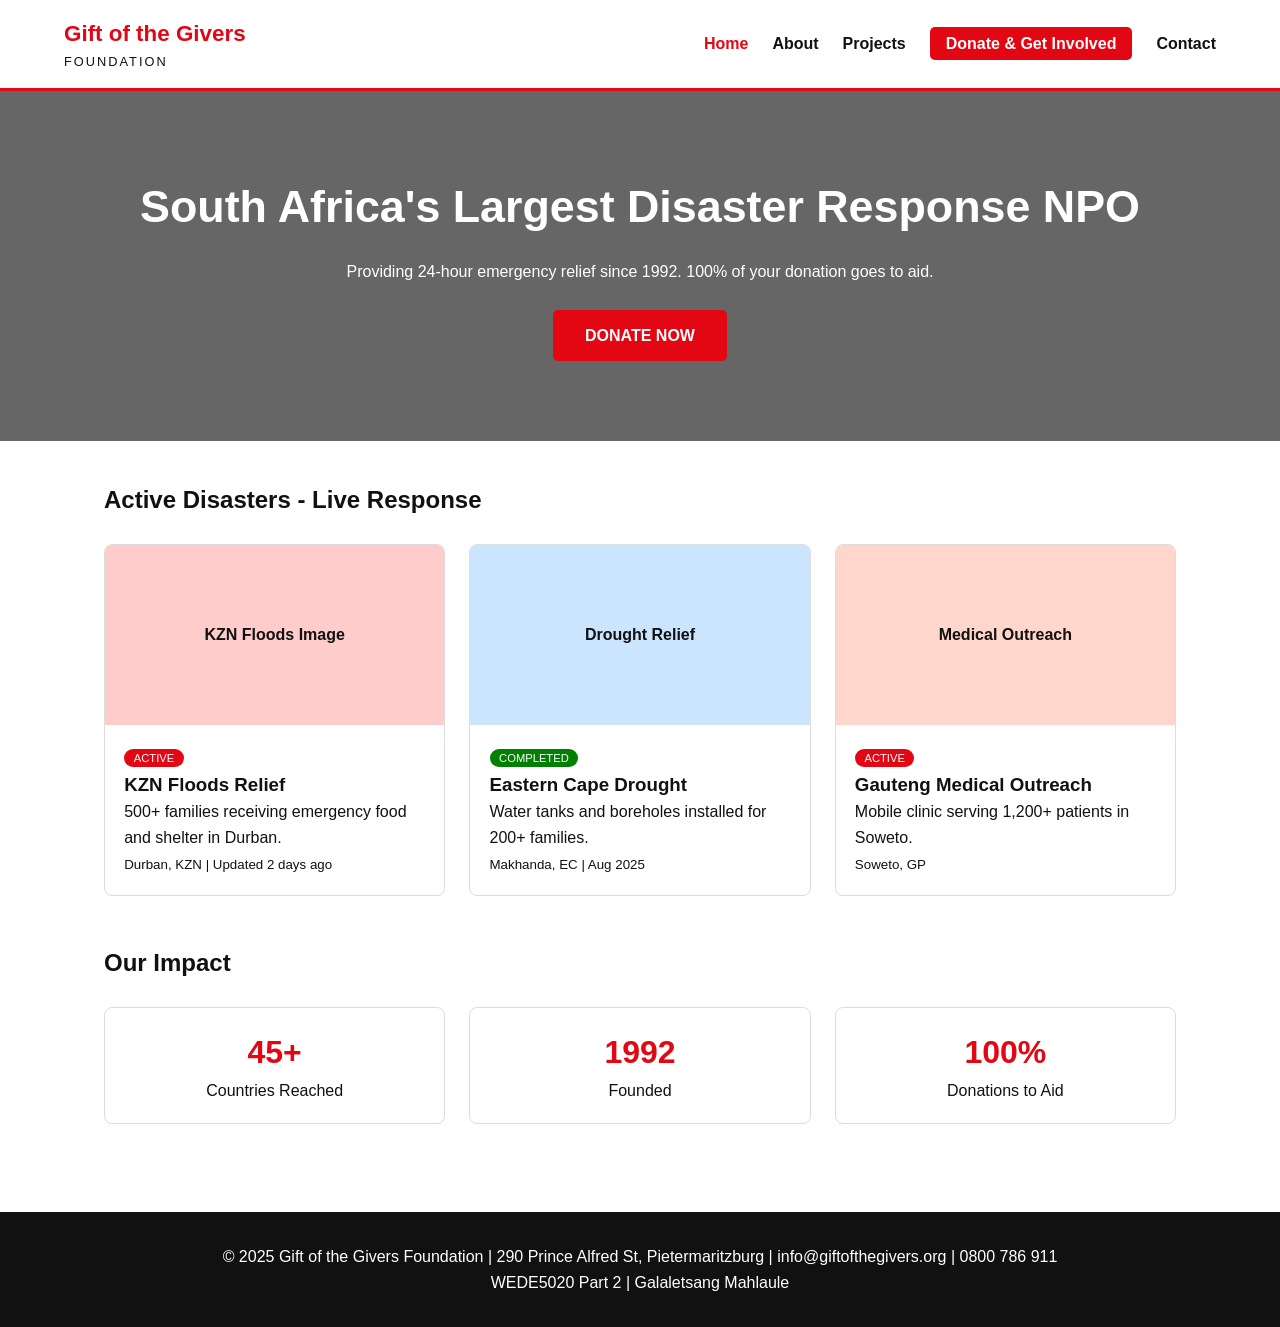
<file: index.html>
<!DOCTYPE html><html lang="en"><head><meta charset="UTF-8"><meta name="viewport" content="width=device-width, initial-scale=1.0
<meta name="description" content="Gift of the Givers - South Africa's largest disaster relief NPO. Donate, volunteer, save lives since 1992."><title>Home | Gift of the Givers Foundation</title><link rel="stylesheet" href="style.css"></head><body>
<header><nav><div class="logo">Gift of the Givers<span>FOUNDATION</span></div><div class="hamburger">☰</div><ul class="nav-links">
<li><a class="active" href="index.html">Home</a></li><li><a href="about.html">About</a></li><li><a href="projects.html">Projects</a></li><li><a class="donate-btn" href="donate.html">Donate & Get Involved</a></li><li><a href="contact.html">Contact</a></li></ul></nav></header>
<section class="hero"><h1>South Africa's Largest Disaster Response NPO</h1><p>Providing 24-hour emergency relief since 1992. 100% of your donation goes to aid.</p><br><a href="donate.html" class="btn">DONATE NOW</a></section>
<div class="container"><h2>Active Disasters - Live Response</h2><div class="grid">
<div class="card"><div style="height:180px;background:#ffcccc;display:flex;align-items:center;justify-content:center;font-weight:bold;">KZN Floods Image</div><div class="card-body"><span class="badge">ACTIVE</span><h3>KZN Floods Relief</h3><p>500+ families receiving emergency food and shelter in Durban.</p><small> Durban, KZN | Updated 2 days ago</small></div></div>
<div class="card"><div style="height:180px;background:#cce5ff;display:flex;align-items:center;justify-content:center;font-weight:bold;">Drought Relief</div><div class="card-body"><span class="badge green">COMPLETED</span><h3>Eastern Cape Drought</h3><p>Water tanks and boreholes installed for 200+ families.</p><small> Makhanda, EC | Aug 2025</small></div></div>
<div class="card"><div style="height:180px;background:#ffd6cc;display:flex;align-items:center;justify-content:center;font-weight:bold;">Medical Outreach</div><div class="card-body"><span class="badge">ACTIVE</span><h3>Gauteng Medical Outreach</h3><p>Mobile clinic serving 1,200+ patients in Soweto.</p><small> Soweto, GP</small></div></div>
</div><h2 style="margin-top:3rem;">Our Impact</h2><div class="grid"><div class="card"><div class="card-body" style="text-align:center;"><h1 style="color:#E30613;">45+</h1><p>Countries Reached</p></div></div><div class="card"><div class="card-body" style="text-align:center;"><h1 style="color:#E30613;">1992</h1><p>Founded</p></div></div><div class="card"><div class="card-body" style="text-align:center;"><h1 style="color:#E30613;">100%</h1><p>Donations to Aid</p></div></div></div></div>
<footer><p>&copy; 2025 Gift of the Givers Foundation | 290 Prince Alfred St, Pietermaritzburg | info@giftofthegivers.org | 0800 786 911</p><p>WEDE5020 Part 2 | Galaletsang Mahlaule</p></footer><script src="script.js"></script></body></html>
</file>
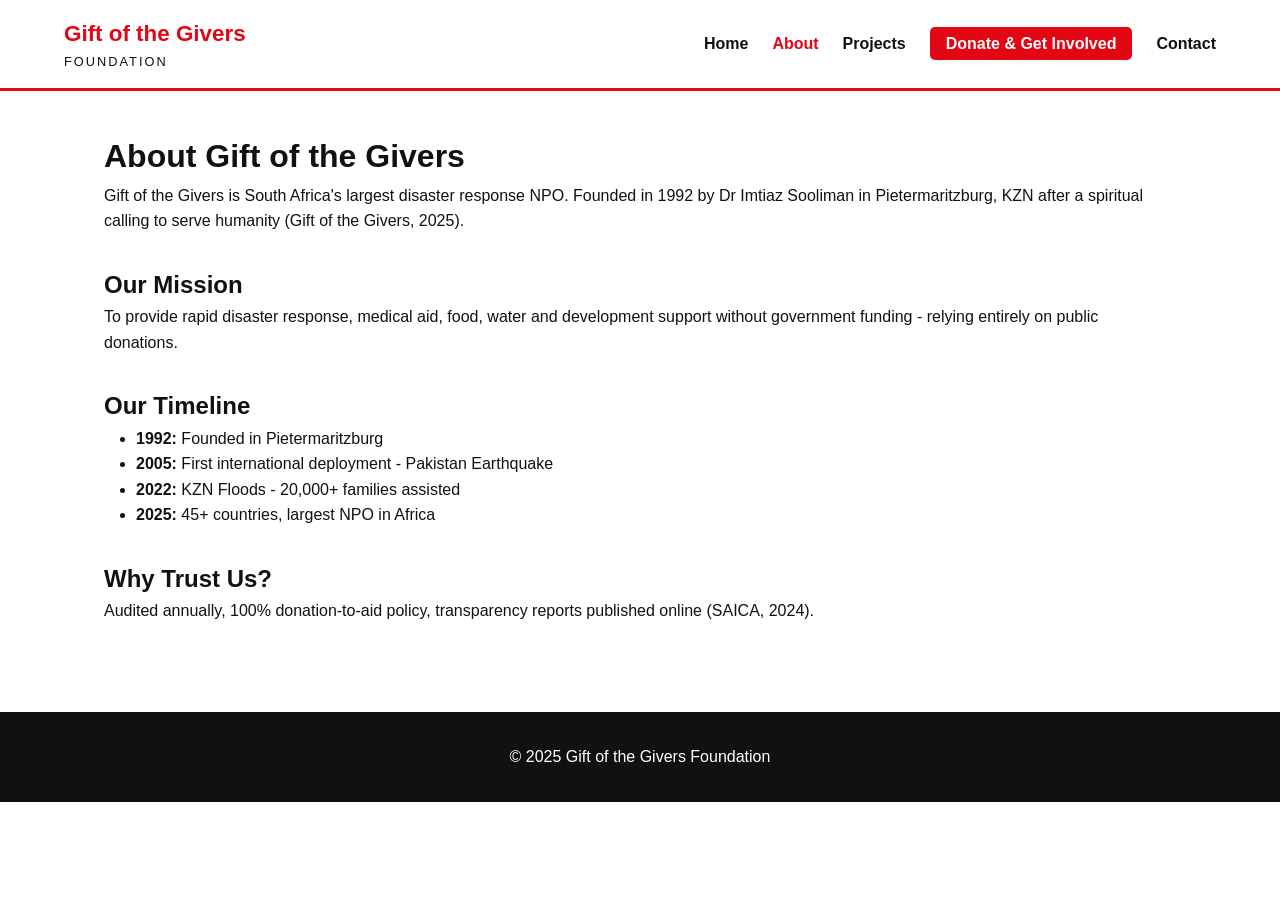
<file: about.html>
<!DOCTYPE html><html lang="en"><head><meta charset="UTF-8"><meta name="viewport" content="width=device-width, initial-scale=1.0">
<meta name="description" content="About Gift of the Givers founded 1992 by Dr Imtiaz Sooliman"><title>About | Gift of the Givers</title><link rel="stylesheet" href="style.css"></head><body>
<header><nav><div class="logo">Gift of the Givers<span>FOUNDATION</span></div><div class="hamburger">☰</div><ul class="nav-links">
<li><a href="index.html">Home</a></li><li><a class="active" href="about.html">About</a></li><li><a href="projects.html">Projects</a></li><li><a class="donate-btn" href="donate.html">Donate & Get Involved</a></li><li><a href="contact.html">Contact</a></li></ul></nav></header>
<div class="container"><h1>About Gift of the Givers</h1><p>Gift of the Givers is South Africa's largest disaster response NPO. Founded in 1992 by Dr Imtiaz Sooliman in Pietermaritzburg, KZN after a spiritual calling to serve humanity (Gift of the Givers, 2025).</p>
<h2 style="margin-top:2rem;">Our Mission</h2><p>To provide rapid disaster response, medical aid, food, water and development support without government funding - relying entirely on public donations.</p>
<h2 style="margin-top:2rem;">Our Timeline</h2><ul style="margin-left:2rem;"><li><strong>1992:</strong> Founded in Pietermaritzburg</li><li><strong>2005:</strong> First international deployment - Pakistan Earthquake</li><li><strong>2022:</strong> KZN Floods - 20,000+ families assisted</li><li><strong>2025:</strong> 45+ countries, largest NPO in Africa</li></ul>
<h2 style="margin-top:2rem;">Why Trust Us?</h2><p>Audited annually, 100% donation-to-aid policy, transparency reports published online (SAICA, 2024).</p></div>
<footer><p>&copy; 2025 Gift of the Givers Foundation</p></footer><script src="script.js"></script></body></html>
</file>
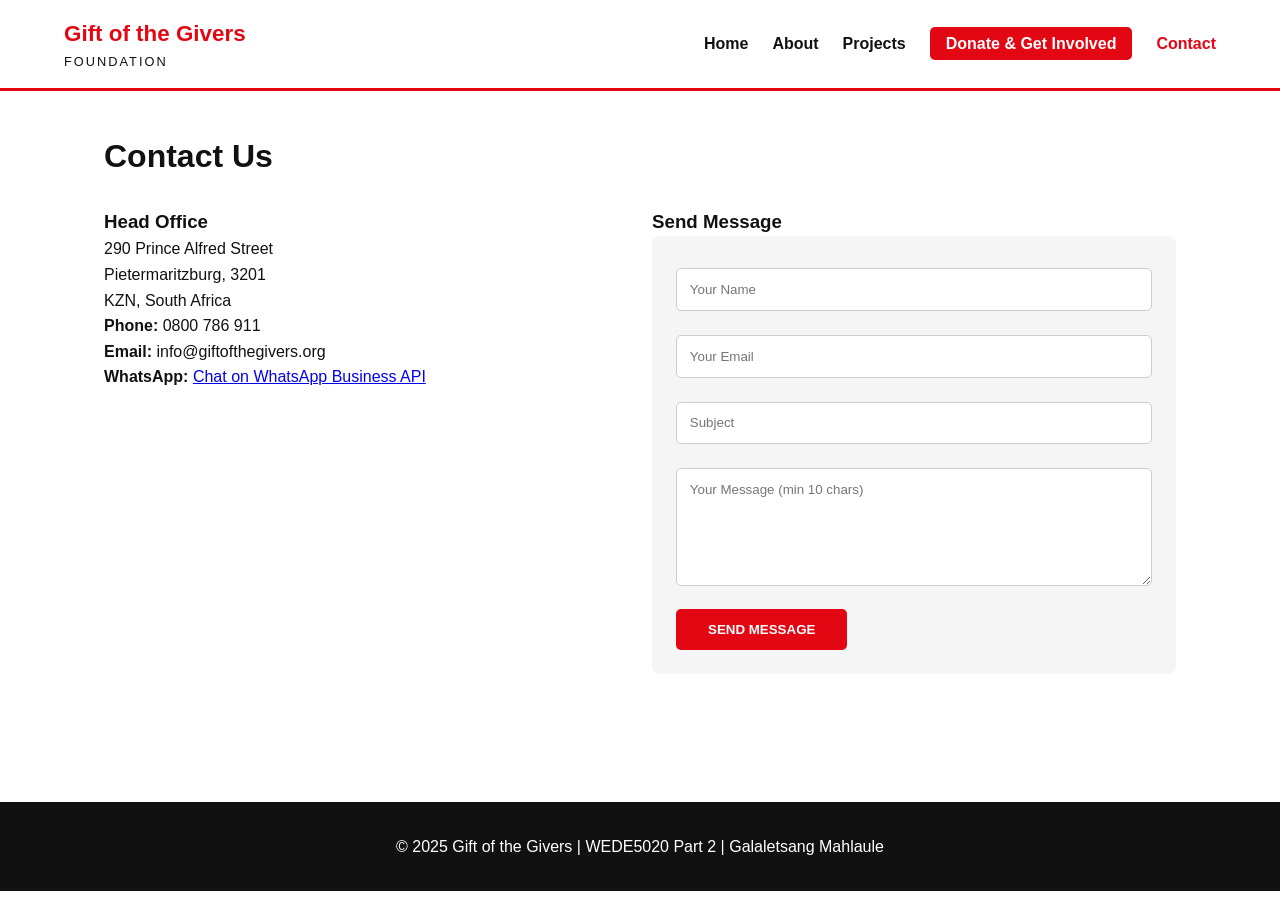
<file: contact.html>
<!DOCTYPE html><html lang="en"><head><meta charset="UTF-8"><meta name="viewport" content="width=device-width, initial-scale=1.0">
<meta name="description" content="Contact Gift of the Givers 290 Prince Alfred St Pietermaritzburg"><title>Contact | Gift of the Givers</title><link rel="stylesheet" href="style.css"></head><body>
<header><nav><div class="logo">Gift of the Givers<span>FOUNDATION</span></div><div class="hamburger">☰</div><ul class="nav-links">
<li><a href="index.html">Home</a></li><li><a href="about.html">About</a></li><li><a href="projects.html">Projects</a></li><li><a class="donate-btn" href="donate.html">Donate & Get Involved</a></li><li><a class="active" href="contact.html">Contact</a></li></ul></nav></header>
<div class="container"><h1>Contact Us</h1><div class="grid" style="grid-template-columns:1fr 1fr;">
<div><h3>Head Office</h3><p>290 Prince Alfred Street<br>Pietermaritzburg, 3201<br>KZN, South Africa</p><p><strong>Phone:</strong> 0800 786 911<br><strong>Email:</strong> info@giftofthegivers.org<br><strong>WhatsApp:</strong> <a href="https://wa.me/27831234567" target="_blank">Chat on WhatsApp Business API</a></p>
<div style="margin-top:1rem;"><iframe src="https://www.google.com/maps/embed?pb=!1m18!1m12!1m3!1d3460!2d30.379!3d-29.6!2m3!1f0!2f0!3f0!3m2!1i1024!2i768!4f13.1!3m3!1m2!1s0x0%3A0x0!5e0!3m2!1sen!2sza!4v1" width="100%" height="300" style="border:0;border-radius:8px;" allowfullscreen loading="lazy"></iframe></div></div>
<div><h3>Send Message</h3><form id="contactForm"><input type="text" id="cName" placeholder="Your Name" required><input type="email" id="cEmail" placeholder="Your Email" required><input type="text" placeholder="Subject"><textarea id="cMessage" placeholder="Your Message (min 10 chars)" rows="6" required></textarea><button type="submit" class="btn">SEND MESSAGE</button></form></div>
</div></div><footer><p>&copy; 2025 Gift of the Givers | WEDE5020 Part 2 | Galaletsang Mahlaule</p></footer><script src="script.js"></script></body></html>
</file>
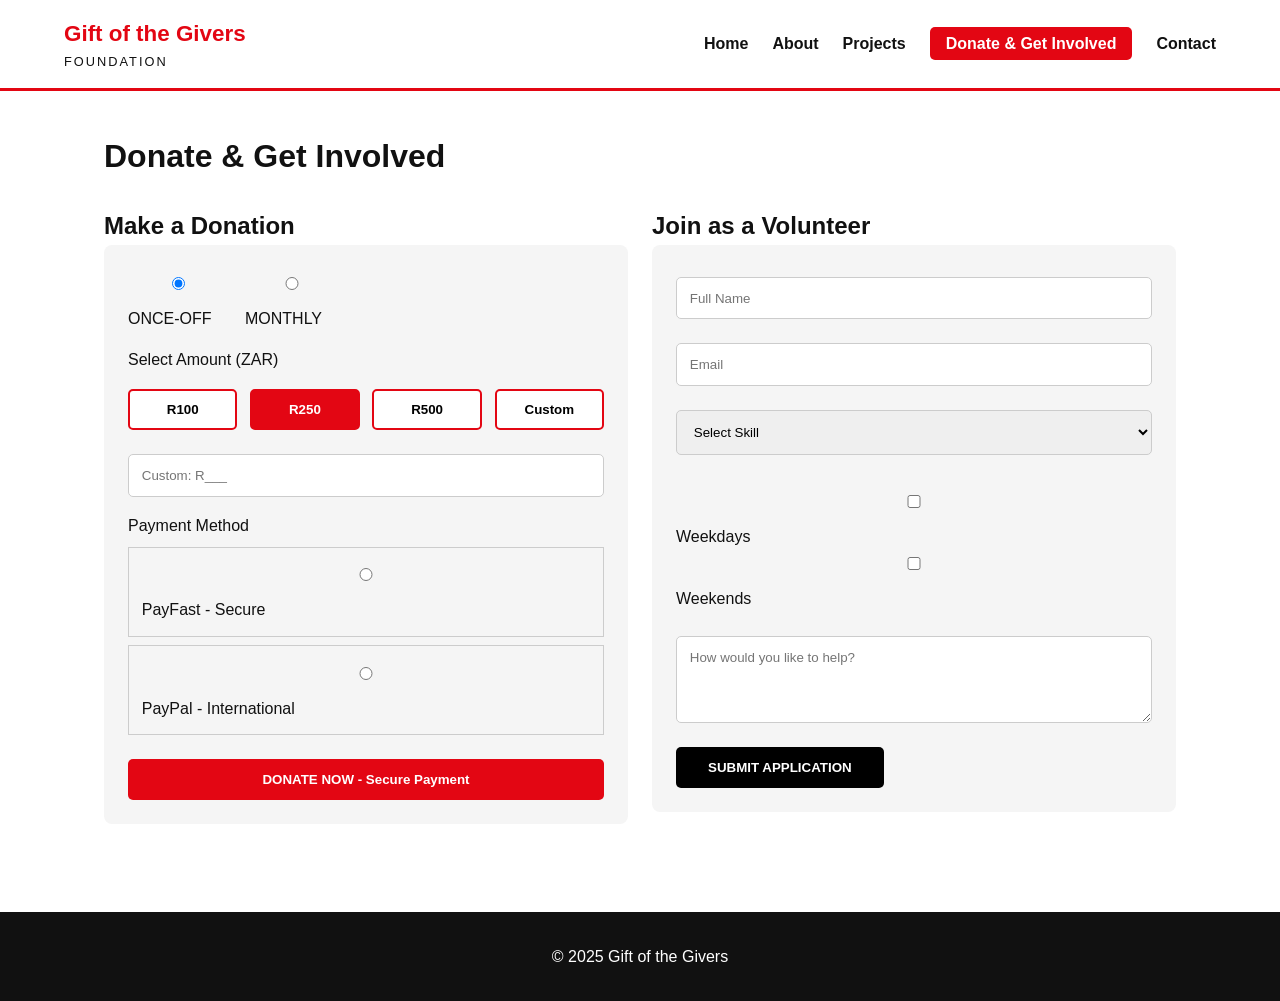
<file: donate.html>
<!DOCTYPE html><html lang="en"><head><meta charset="UTF-8"><meta name="viewport" content="width=device-width, initial-scale=1.0">
<meta name="description" content="Donate to Gift of the Givers PayFast PayPal secure"><title>Donate | Gift of the Givers</title><link rel="stylesheet" href="style.css"></head><body>
<header><nav><div class="logo">Gift of the Givers<span>FOUNDATION</span></div><div class="hamburger">☰</div><ul class="nav-links">
<li><a href="index.html">Home</a></li><li><a href="about.html">About</a></li><li><a href="projects.html">Projects</a></li><li><a class="donate-btn active" href="donate.html">Donate & Get Involved</a></li><li><a href="contact.html">Contact</a></li></ul></nav></header>
<div class="container"><h1>Donate & Get Involved</h1><div class="grid" style="grid-template-columns:1fr 1fr;">
<div><h2>Make a Donation</h2><form id="donateForm"><div style="display:flex;gap:1rem;margin-bottom:1rem;"><label><input type="radio" name="freq" checked> ONCE-OFF</label><label><input type="radio" name="freq"> MONTHLY</label></div>
<label>Select Amount (ZAR)</label><div class="amount-options"><button data-amount="100">R100</button><button data-amount="250" class="selected">R250</button><button data-amount="500">R500</button><button data-amount="custom">Custom</button></div>
<input type="hidden" id="selectedAmount" value="250"><input type="number" id="customAmount" placeholder="Custom: R___" oninput="document.getElementById('selectedAmount').value=this.value">
<label>Payment Method</label><div style="border:1px solid #ccc;padding:0.8rem;margin:0.5rem 0;"><label><input type="radio" name="payment" value="PayFast"> PayFast - Secure</label></div><div style="border:1px solid #ccc;padding:0.8rem;margin:0.5rem 0;"><label><input type="radio" name="payment" value="PayPal"> PayPal - International</label></div>
<button type="submit" class="btn" style="width:100%;margin-top:1rem;">DONATE NOW - Secure Payment</button></form></div>
<div><h2>Join as a Volunteer</h2><form id="volunteerForm"><input type="text" id="vName" placeholder="Full Name" required><input type="email" placeholder="Email" required><select><option>Select Skill</option><option>Medical - Doctor/Nurse</option><option>Driver</option><option>Logistics</option><option>Admin</option></select><div style="margin:1rem 0;"><label><input type="checkbox"> Weekdays</label> <label><input type="checkbox"> Weekends</label></div><textarea placeholder="How would you like to help?" rows="4"></textarea><button type="submit" class="btn" style="background:black;">SUBMIT APPLICATION</button></form></div>
</div></div><footer><p>&copy; 2025 Gift of the Givers</p></footer><script src="script.js"></script></body></html>
</file>
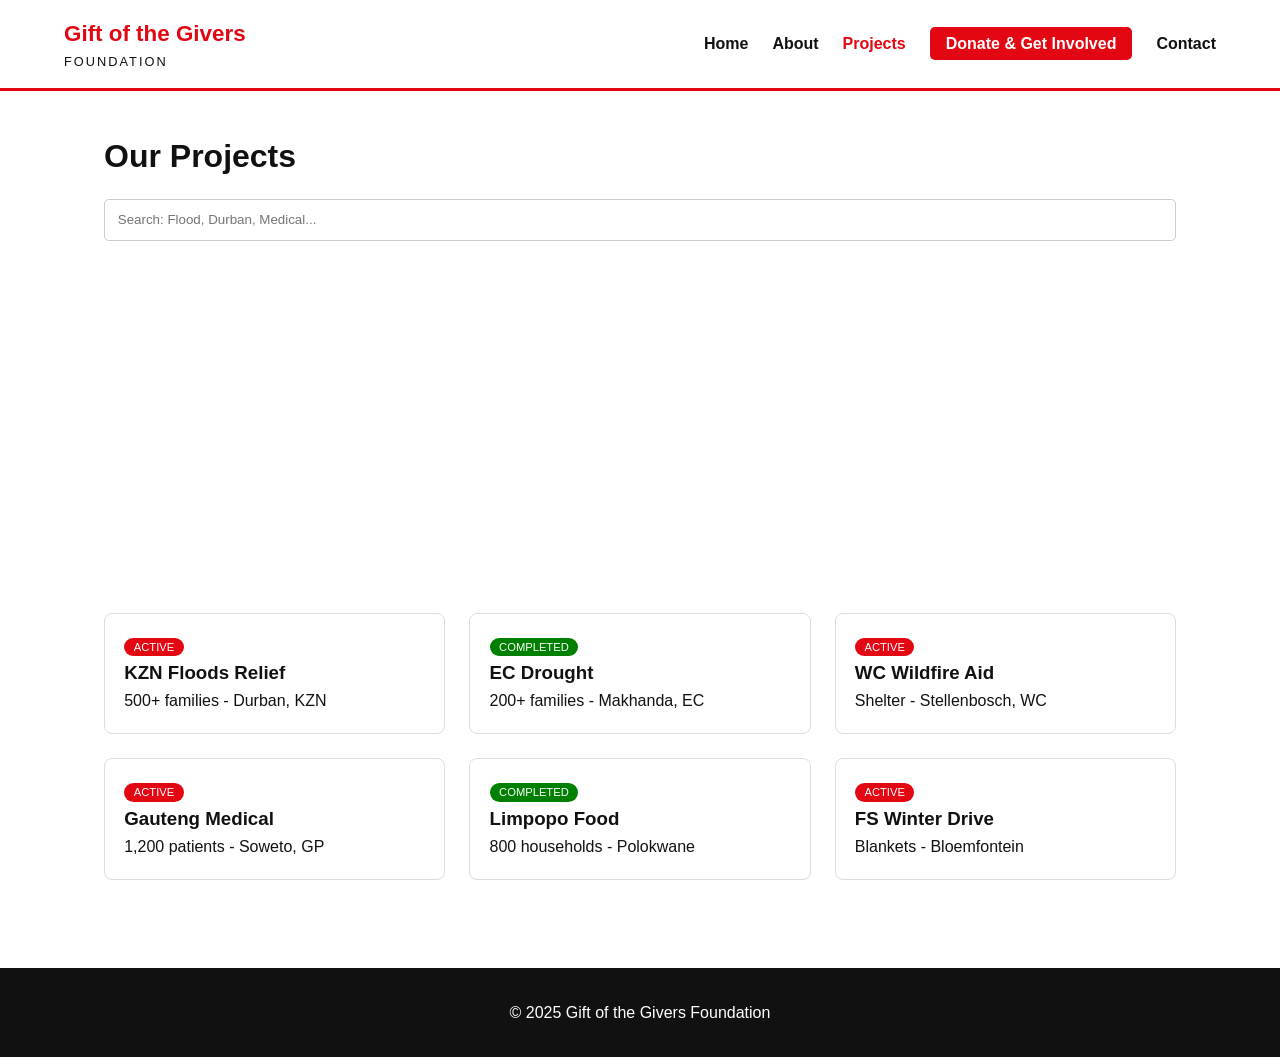
<file: projects.html>
<!DOCTYPE html><html lang="en"><head><meta charset="UTF-8"><meta name="viewport" content="width=device-width, initial-scale=1.0">
<meta name="description" content="Gift of the Givers projects live map"><title>Projects | Gift of the Givers</title><link rel="stylesheet" href="style.css"></head><body>
<header><nav><div class="logo">Gift of the Givers<span>FOUNDATION</span></div><div class="hamburger">☰</div><ul class="nav-links">
<li><a href="index.html">Home</a></li><li><a href="about.html">About</a></li><li><a class="active" href="projects.html">Projects</a></li><li><a class="donate-btn" href="donate.html">Donate & Get Involved</a></li><li><a href="contact.html">Contact</a></li></ul></nav></header>
<div class="container"><h1>Our Projects</h1><input type="text" id="projectSearch" placeholder="Search: Flood, Durban, Medical..." onkeyup="let v=this.value.toLowerCase();document.querySelectorAll('#projectGrid .card').forEach(c=>c.style.display=c.innerText.toLowerCase().includes(v)?'':'none')" style="margin:1rem 0;">
<div style="margin:1.5rem 0;"><iframe src="https://www.google.com/maps/embed?pb=!1m18!1m12!1m3!1d3470!2d30.38!3d-29.6!2m3!1f0!2f0!3f0!3m2!1i1024!2i768!4f13.1!3m3!1m2!1s0x0%3A0x0!5e0!3m2!1sen!2sza!4v1" width="100%" height="300" style="border:0;border-radius:8px;" allowfullscreen loading="lazy"></iframe></div>
<div class="grid" id="projectGrid">
<div class="card"><div class="card-body"><span class="badge">ACTIVE</span><h3>KZN Floods Relief</h3><p>500+ families - Durban, KZN</p></div></div>
<div class="card"><div class="card-body"><span class="badge green">COMPLETED</span><h3>EC Drought</h3><p>200+ families - Makhanda, EC</p></div></div>
<div class="card"><div class="card-body"><span class="badge">ACTIVE</span><h3>WC Wildfire Aid</h3><p>Shelter - Stellenbosch, WC</p></div></div>
<div class="card"><div class="card-body"><span class="badge">ACTIVE</span><h3>Gauteng Medical</h3><p>1,200 patients - Soweto, GP</p></div></div>
<div class="card"><div class="card-body"><span class="badge green">COMPLETED</span><h3>Limpopo Food</h3><p>800 households - Polokwane</p></div></div>
<div class="card"><div class="card-body"><span class="badge">ACTIVE</span><h3>FS Winter Drive</h3><p>Blankets - Bloemfontein</p></div></div>
</div></div><footer><p>&copy; 2025 Gift of the Givers Foundation</p></footer><script src="script.js"></script></body></html>
</file>
<file: style.css>
:root { --red:#E30613; --black:#111; --white:#fff; --grey:#f5f5f5; }
* { margin:0; padding:0; box-sizing:border-box; font-family:'Segoe UI', Arial, sans-serif; }
body { line-height:1.6; color:#111; background:#fff; }
header { background:#fff; border-bottom:3px solid #E30613; position:sticky; top:0; z-index:100; }
nav { display:flex; justify-content:space-between; align-items:center; padding:1rem 5%; max-width:1400px; margin:auto; }
.logo { font-weight:900; font-size:1.4rem; color:#E30613; }
.logo span { color:#111; font-weight:400; font-size:0.8rem; display:block; letter-spacing:2px; }
.nav-links { display:flex; gap:1.5rem; list-style:none; }
.nav-links a { text-decoration:none; color:#111; font-weight:600; }
.nav-links a:hover, .nav-links a.active { color:#E30613; }
.donate-btn { background:#E30613; color:#fff !important; padding:0.5rem 1rem; border-radius:5px; }
.hamburger { display:none; font-size:1.8rem; cursor:pointer; }
.hero { background:linear-gradient(rgba(0,0,0,0.6), rgba(0,0,0,0.6)), url('https://images.unsplash.com/photo-1488521787991-ed7bbaae773c'); background-size:cover; color:white; padding:5rem 5%; text-align:center; }
.hero h1 { font-size:2.8rem; margin-bottom:1rem; }
.btn { display:inline-block; background:#E30613; color:white; padding:0.8rem 2rem; text-decoration:none; border-radius:5px; font-weight:bold; border:none; cursor:pointer; }
.container { max-width:1200px; margin:auto; padding:2.5rem 5%; }
.grid { display:grid; grid-template-columns:repeat(auto-fit, minmax(280px,1fr)); gap:1.5rem; margin-top:1.5rem; }
.card { border:1px solid #ddd; border-radius:8px; background:white; overflow:hidden; }
.card-body { padding:1.2rem; }
.badge { background:#E30613; color:white; padding:0.2rem 0.6rem; border-radius:20px; font-size:0.7rem; }
.badge.green { background:green; }
form { background:#f5f5f5; padding:1.5rem; border-radius:8px; }
input, select, textarea { width:100%; padding:0.8rem; margin:0.5rem 0 1rem 0; border:1px solid #ccc; border-radius:5px; }
.amount-options { display:flex; gap:0.8rem; margin:1rem 0; }
.amount-options button { flex:1; padding:0.7rem; border:2px solid #E30613; background:white; cursor:pointer; border-radius:5px; font-weight:bold; }
.amount-options button.selected { background:#E30613; color:white; }
footer { background:#111; color:white; text-align:center; padding:2rem 5%; margin-top:3rem; }
@media(max-width:768px){ .nav-links{display:none; flex-direction:column; position:absolute; top:70px; left:0; width:100%; background:white; padding:1rem;} .nav-links.show{display:flex;} .hamburger{display:block;} .hero h1{font-size:1.8rem;} }
</file>
